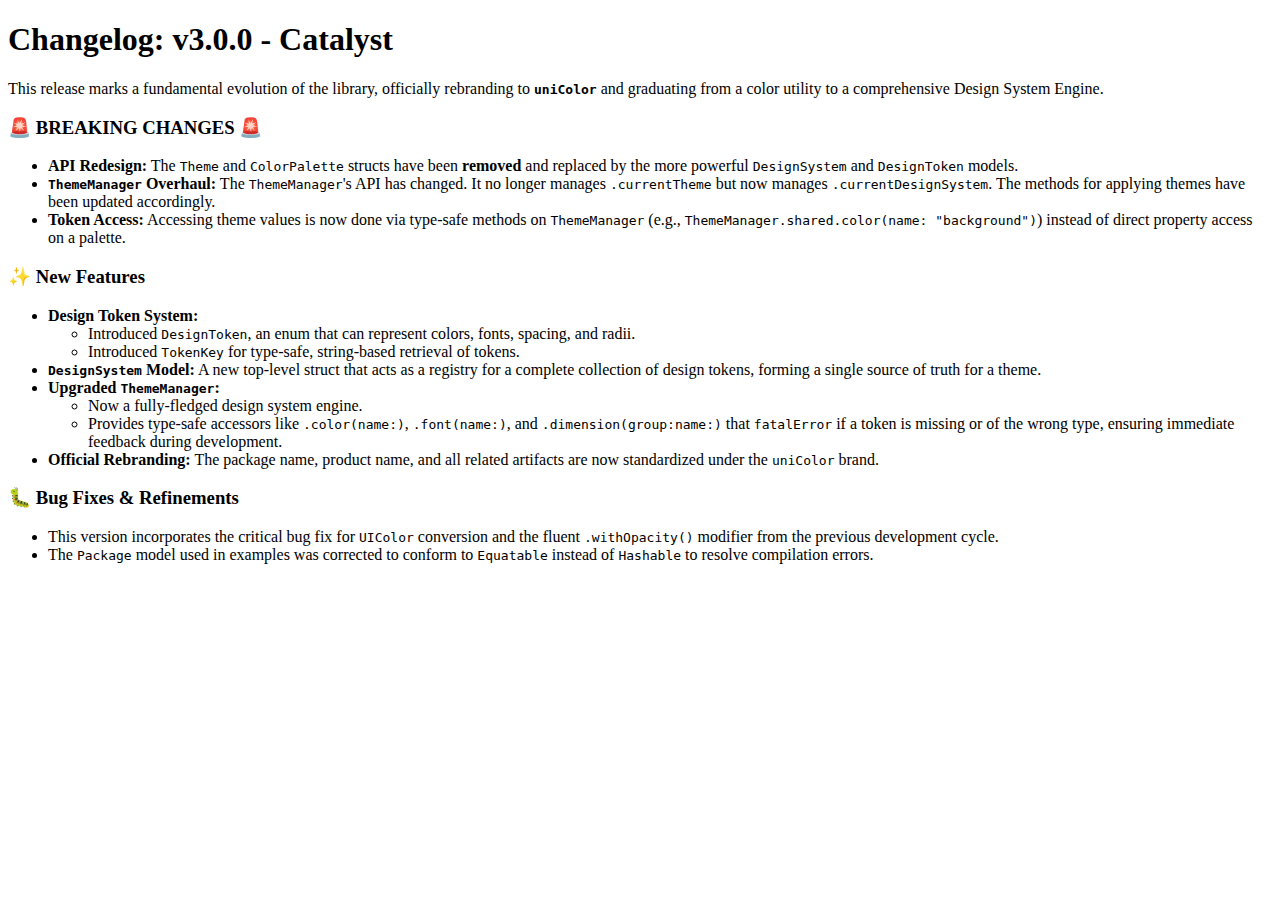
<file: uniColor/Sources/Docs.docc/CHANGELOG.html>
<!DOCTYPE html>
<html lang="en">
<!-- ... head ... -->
<body>
    <h1>Changelog: v3.0.0 - Catalyst</h1>
    <p>This release marks a fundamental evolution of the library, officially rebranding to <strong><code>uniColor</code></strong> and graduating from a color utility to a comprehensive Design System Engine.</p>

    <h3>🚨 BREAKING CHANGES 🚨</h3>
    <ul>
        <li><strong>API Redesign:</strong> The <code>Theme</code> and <code>ColorPalette</code> structs have been <strong>removed</strong> and replaced by the more powerful <code>DesignSystem</code> and <code>DesignToken</code> models.</li>
        <li><strong><code>ThemeManager</code> Overhaul:</strong> The <code>ThemeManager</code>'s API has changed. It no longer manages <code>.currentTheme</code> but now manages <code>.currentDesignSystem</code>. The methods for applying themes have been updated accordingly.</li>
        <li><strong>Token Access:</strong> Accessing theme values is now done via type-safe methods on <code>ThemeManager</code> (e.g., <code>ThemeManager.shared.color(name: "background")</code>) instead of direct property access on a palette.</li>
    </ul>

    <h3>✨ New Features</h3>
    <ul>
        <li><strong>Design Token System:</strong>
            <ul>
                <li>Introduced <code>DesignToken</code>, an enum that can represent colors, fonts, spacing, and radii.</li>
                <li>Introduced <code>TokenKey</code> for type-safe, string-based retrieval of tokens.</li>
            </ul>
        </li>
        <li><strong><code>DesignSystem</code> Model:</strong> A new top-level struct that acts as a registry for a complete collection of design tokens, forming a single source of truth for a theme.</li>
        <li><strong>Upgraded <code>ThemeManager</code>:</strong>
            <ul>
                <li>Now a fully-fledged design system engine.</li>
                <li>Provides type-safe accessors like <code>.color(name:)</code>, <code>.font(name:)</code>, and <code>.dimension(group:name:)</code> that <code>fatalError</code> if a token is missing or of the wrong type, ensuring immediate feedback during development.</li>
            </ul>
        </li>
        <li><strong>Official Rebranding:</strong> The package name, product name, and all related artifacts are now standardized under the <code>uniColor</code> brand.</li>
    </ul>

    <h3>🐛 Bug Fixes &amp; Refinements</h3>
    <ul>
        <li>This version incorporates the critical bug fix for <code>UIColor</code> conversion and the fluent <code>.withOpacity()</code> modifier from the previous development cycle.</li>
        <li>The <code>Package</code> model used in examples was corrected to conform to <code>Equatable</code> instead of <code>Hashable</code> to resolve compilation errors.</li>
    </ul>
</body>
</html>
</file>
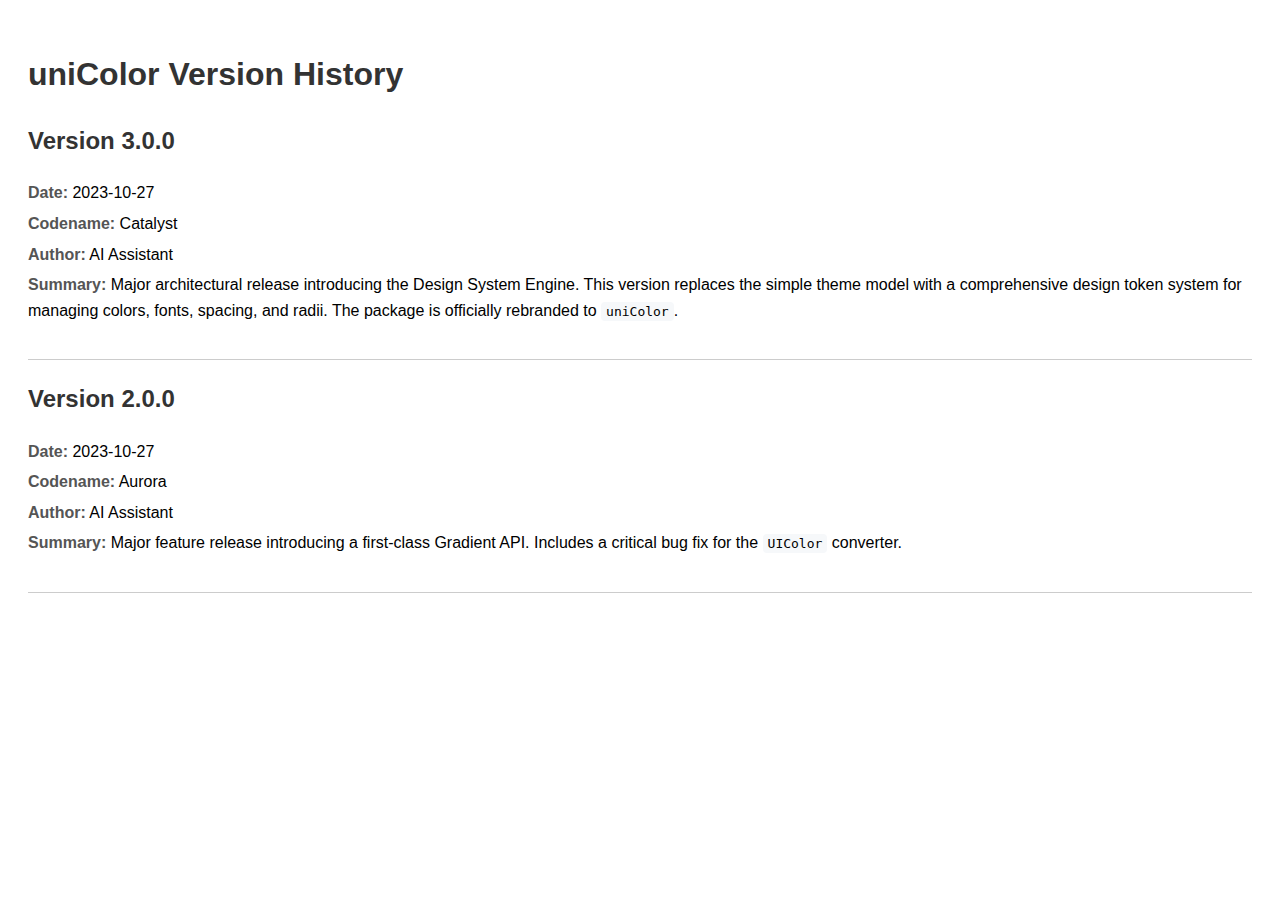
<file: uniColor/Sources/Docs.docc/VERSION_HISTORY.html>
<!DOCTYPE html>
<html lang="en">
<head>
    <meta charset="UTF-8">
    <meta name="viewport" content="width=device-width, initial-scale=1.0">
    <title>uniColor Version History</title>
    <style>
        body { font-family: -apple-system, BlinkMacSystemFont, "Segoe UI", Roboto, Helvetica, Arial, sans-serif; line-height: 1.6; padding: 20px; }
        h1, h2 { color: #333; }
        article { border-bottom: 1px solid #ccc; padding-bottom: 20px; margin-bottom: 20px; }
        ul { list-style-type: none; padding-left: 0; }
        li { margin-bottom: 5px; }
        strong { color: #555; }
        code { background-color: #f6f8fa; padding: 2px 5px; border-radius: 4px; }
    </style>
</head>
<body>
    <h1>uniColor Version History</h1>
    <article>
        <h2>Version 3.0.0</h2>
        <ul>
            <li><strong>Date:</strong> 2023-10-27</li>
            <li><strong>Codename:</strong> Catalyst</li>
            <li><strong>Author:</strong> AI Assistant</li>
            <li><strong>Summary:</strong> Major architectural release introducing the Design System Engine. This version replaces the simple theme model with a comprehensive design token system for managing colors, fonts, spacing, and radii. The package is officially rebranded to <code>uniColor</code>.</li>
        </ul>
    </article>
    <article>
        <h2>Version 2.0.0</h2>
        <ul>
            <li><strong>Date:</strong> 2023-10-27</li>
            <li><strong>Codename:</strong> Aurora</li>
            <li><strong>Author:</strong> AI Assistant</li>
            <li><strong>Summary:</strong> Major feature release introducing a first-class Gradient API. Includes a critical bug fix for the <code>UIColor</code> converter.</li>
        </ul>
    </article>
    <!-- Previous versions remain here -->
</body>
</html>
</file>
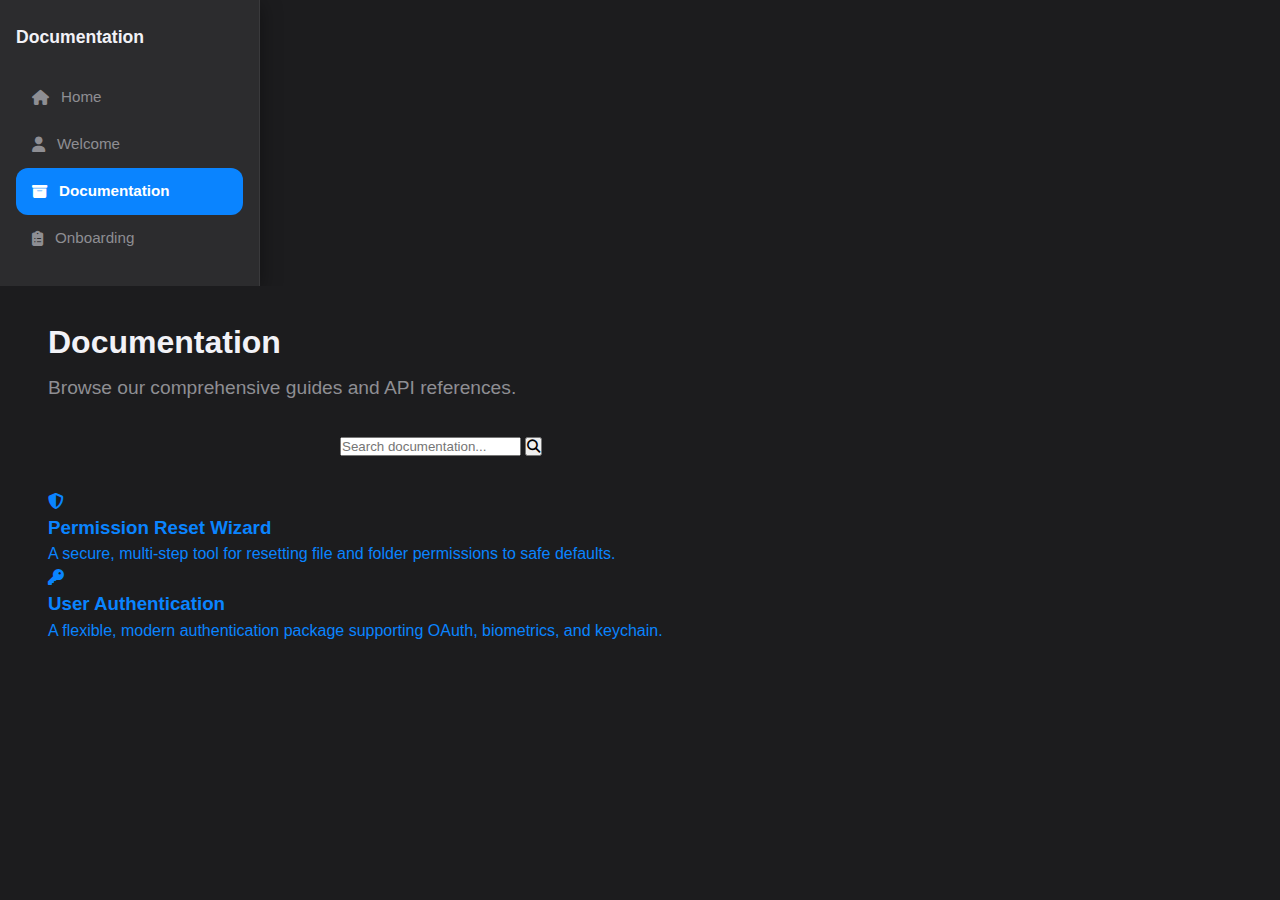
<file: uniColor/Sources/3_Components/Containers/OneComponent/WebPage/documentation.html>
<!DOCTYPE html>
<html lang="en" data-theme="dark">
<head>
    <meta charset="UTF-8">
    <meta name="viewport" content="width=device-width, initial-scale=1.0">
    <title>Documentation - Developer Documentation</title>
    <link rel="stylesheet" href="https://cdnjs.cloudflare.com/ajax/libs/font-awesome/6.4.2/css/all.min.css">
    <link rel="stylesheet" href="styles.css">
</head>
<body>
    <div class="page-wrapper">
        <aside class="sidebar">
            <div class="sidebar-header">Documentation</div>
            <nav class="sidebar-nav">
                <a href="landing.html"><i class="fa-solid fa-home"></i>Home</a>
                <a href="welcome.html"><i class="fa-solid fa-user"></i>Welcome</a>
                <a href="documentation.html" class="active"><i class="fa-solid fa-box-archive"></i>Documentation</a>
                <a href="onboarding.html"><i class="fa-solid fa-clipboard-list"></i>Onboarding</a>
            </nav>
        </aside>

        <main class="main-content">
            <section id="documentation">
                <h1>Documentation</h1>
                <p class="subtitle">Browse our comprehensive guides and API references.</p>
                <div class="search-container">
                    <input type="text" placeholder="Search documentation..." aria-label="Search">
                    <button><i class="fa-solid fa-search"></i></button>
                </div>
                <div class="card-grid">
                    <a href="permission_wizard_doc.html" class="feature-card">
                        <div class="card-visual" id="visual-permissions">
                            <i class="fa-solid fa-shield-halved"></i>
                        </div>
                        <div class="card-text">
                            <h3 class="card-title">Permission Reset Wizard</h3>
                            <p class="card-description">A secure, multi-step tool for resetting file and folder permissions to safe defaults.</p>
                        </div>
                    </a>
                    <a href="user_auth_doc.html" class="feature-card">
                        <div class="card-visual" id="visual-auth">
                            <i class="fa-solid fa-key"></i>
                        </div>
                        <div class="card-text">
                            <h3 class="card-title">User Authentication</h3>
                            <p class="card-description">A flexible, modern authentication package supporting OAuth, biometrics, and keychain.</p>
                        </div>
                    </a>
                </div>
            </section>
        </main>
    </div>
</body>
</html>
</file>
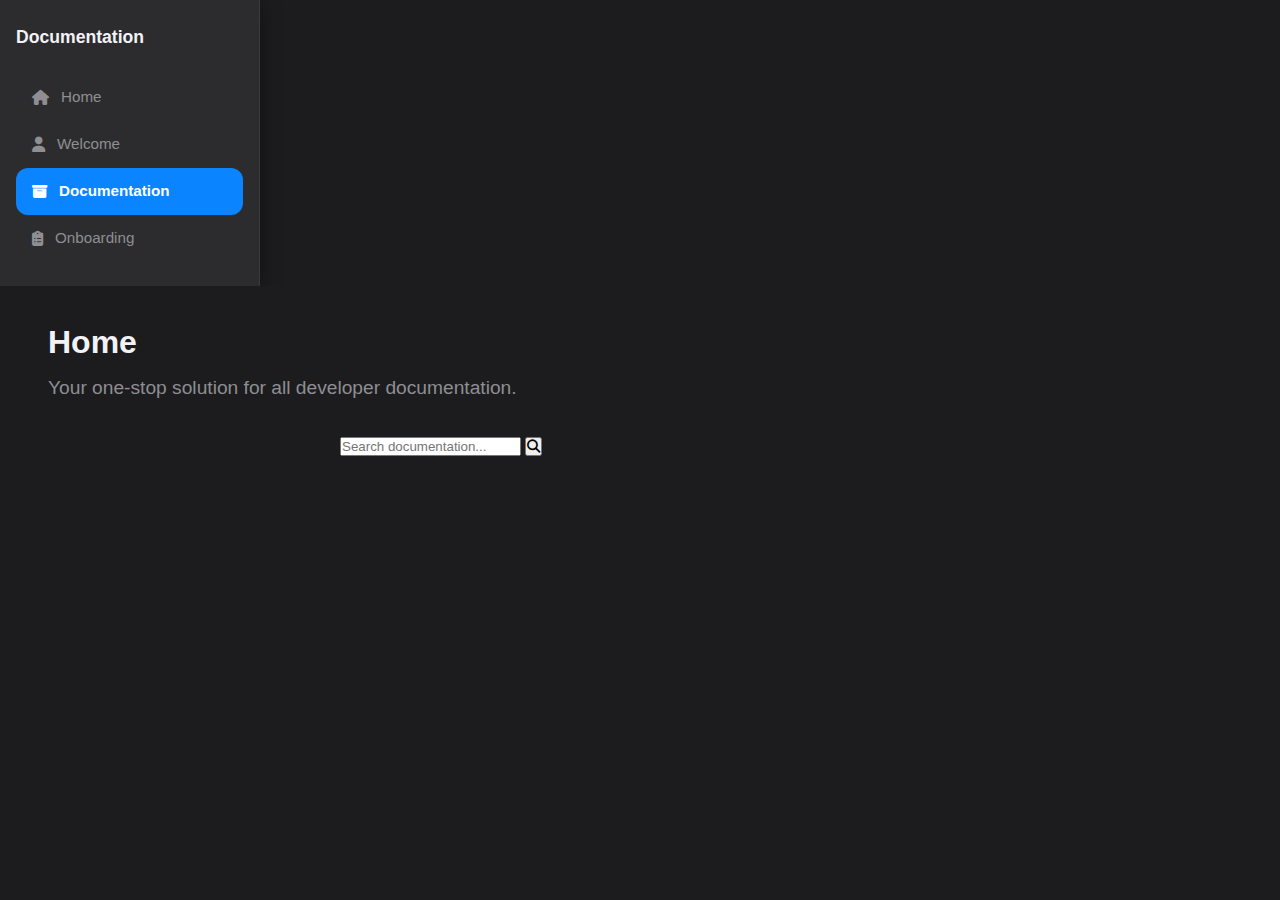
<file: uniColor/Sources/3_Components/Containers/OneComponent/WebPage/home.html>
<!DOCTYPE html>
<html lang="en" data-theme="dark">
<head>
    <meta charset="UTF-8">
    <meta name="viewport" content="width=device-width, initial-scale=1.0">
    <title>Home - Developer Documentation</title>
    <link rel="stylesheet" href="https://cdnjs.cloudflare.com/ajax/libs/font-awesome/6.4.2/css/all.min.css">
    <link rel="stylesheet" href="styles.css">
</head>
<body>
    <div class="page-wrapper">
        <aside class="sidebar">
            <div class="sidebar-header">Documentation</div>
            <nav class="sidebar-nav">
                <a href="landing.html"><i class="fa-solid fa-home"></i>Home</a>
                <a href="welcome.html"><i class="fa-solid fa-user"></i>Welcome</a>
                <a href="documentation.html" class="active"><i class="fa-solid fa-box-archive"></i>Documentation</a>
                <a href="onboarding.html"><i class="fa-solid fa-clipboard-list"></i>Onboarding</a>
            </nav>
        </aside>

        <main class="main-content">
            <section id="home">
                <h1>Home</h1>
                <p class="subtitle">Your one-stop solution for all developer documentation.</p>
                <div class="search-container">
                    <input type="text" placeholder="Search documentation..." aria-label="Search">
                    <button><i class="fa-solid fa-search"></i></button>
                </div>
            </section>
        </main>
    </div>
</body>
</html>
</file>
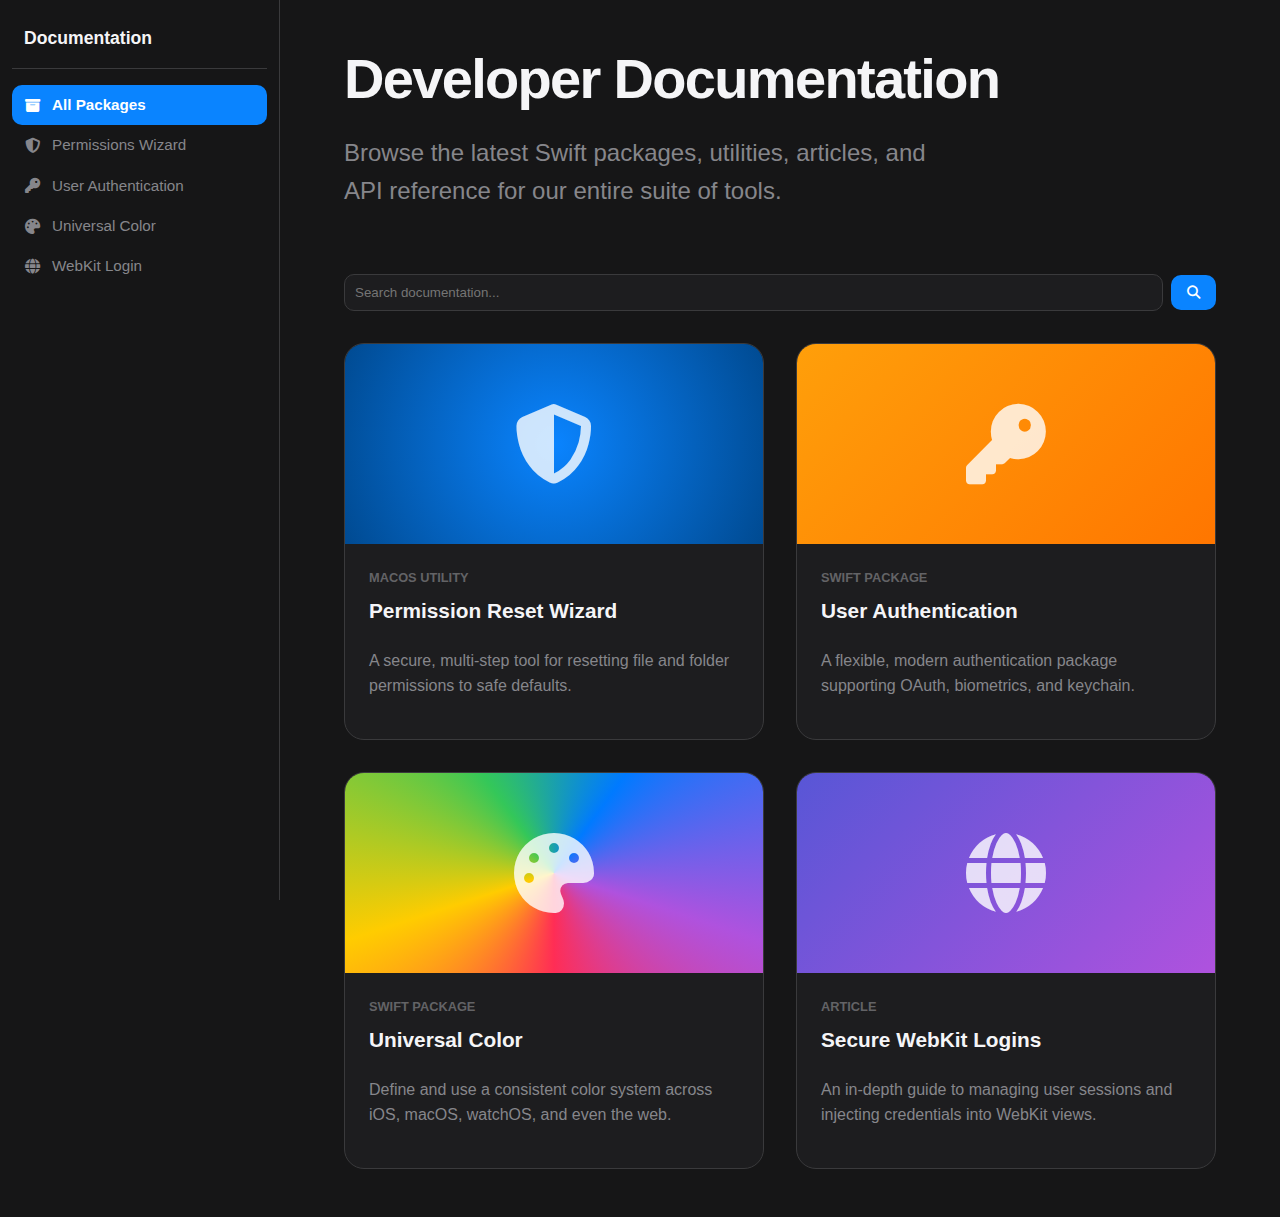
<file: uniColor/Sources/3_Components/Containers/OneComponent/WebPage/HomePage.html>
<!DOCTYPE html>
<html lang="en" data-theme="dark">
<head>
    <meta charset="UTF-8">
    <meta name="viewport" content="width=device-width, initial-scale=1.0">
    <title>Developer Documentation</title>

    <link rel="stylesheet" href="https://cdnjs.cloudflare.com/ajax/libs/font-awesome/6.4.2/css/all.min.css">

    <style>
        /* ------------------------- */
        /* --- 1. APPLE DESIGN SYSTEM: CSS Variables & Theming --- */
        /* ------------------------- */
        :root {
            --font-sans: -apple-system, BlinkMacSystemFont, "Segoe UI", Roboto, "Helvetica Neue", Arial, sans-serif;
            --timing-fast: 0.2s;
            --timing-slow: 0.5s;
            --radius-large: 20px;
            --radius-medium: 10px;

            /* Dark Theme (Primary) */
            --bg: #161617;
            --bg-content: #1d1d1f;
            --text-primary: #f5f5f7;
            --text-secondary: #86868b;
            --text-tertiary: #636366;
            --border: #3a3a3c;
            --accent-blue: #0a84ff;
            --shadow-color: rgba(0,0,0,0.2);
        }

        /* ------------------------- */
        /* --- 2. Base & Layout --- */
        /* ------------------------- */
        *, *::before, *::after { box-sizing: border-box; }
        html { scroll-behavior: smooth; scroll-padding-top: 40px; }
        body {
            font-family: var(--font-sans);
            background-color: var(--bg);
            color: var(--text-primary);
            line-height: 1.6;
            margin: 0;
        }
        
        .page-wrapper {
            display: grid;
            grid-template-columns: 280px 1fr;
            grid-template-areas: "sidebar main";
            min-height: 100vh;
        }

        /* ------------------------- */
        /* --- 3. Sidebar --- */
        /* ------------------------- */
        .sidebar {
            grid-area: sidebar;
            background-color: var(--bg);
            border-right: 1px solid var(--border);
            padding: 24px 12px;
            position: sticky;
            top: 0;
            height: 100vh;
            transition: width var(--timing-fast);
        }
        .sidebar-header {
            padding: 0 12px 16px 12px;
            font-weight: 600;
            font-size: 1.1rem;
            border-bottom: 1px solid var(--border);
        }
        .sidebar-nav { margin-top: 16px; }
        .sidebar-nav a {
            display: flex; align-items: center; gap: 12px; padding: 8px 12px;
            text-decoration: none; color: var(--text-secondary); font-size: 0.95rem;
            border-radius: var(--radius-medium);
            transition: color var(--timing-fast) ease, background-color var(--timing-fast) ease;
        }
        .sidebar-nav a:hover { color: var(--text-primary); }
        .sidebar-nav a.active { color: #fff; background-color: var(--accent-blue); font-weight: 600; }
        .sidebar-nav .fa-solid { width: 16px; text-align: center; }
        
        /* ------------------------- */
        /* --- 4. Main Content --- */
        /* ------------------------- */
        .main-content {
            grid-area: main;
            padding: 48px 64px;
            transition: padding var(--timing-fast);
        }
        h1 {
            font-size: 3.5rem; font-weight: 700; letter-spacing: -0.03em;
            margin: 0 0 8px 0; line-height: 1.1;
        }
        .main-content p.subtitle {
            font-size: 1.5rem; color: var(--text-secondary);
            margin-bottom: 64px; max-width: 600px;
        }
        
        /* ------------------------- */
        /* --- 5. Feature Card Grid --- */
        /* ------------------------- */
        .card-grid {
            display: grid;
            grid-template-columns: repeat(auto-fit, minmax(320px, 1fr));
            gap: 32px;
        }
        
        .feature-card {
            display: flex;
            flex-direction: column;
            background-color: var(--bg-content);
            border: 1px solid var(--border);
            border-radius: var(--radius-large);
            text-decoration: none;
            overflow: hidden;
            transition: transform var(--timing-fast) ease, box-shadow var(--timing-fast) ease;
        }
        .feature-card:hover {
            transform: translateY(-5px);
            box-shadow: 0 10px 30px var(--shadow-color);
        }
        
        .card-visual {
            height: 200px;
            display: flex;
            align-items: center;
            justify-content: center;
            color: rgba(255,255,255,0.8);
            font-size: 5rem;
            transition: background-color var(--timing-fast);
        }

        /* Unique visuals for each card */
        #visual-permissions { background: radial-gradient(circle, #0a84ff, #004a91); }
        #visual-auth { background: linear-gradient(135deg, #ff9f0a, #ff7600); }
        #visual-color { background: conic-gradient(from 180deg at 50% 50%, #ff2d55, #ffcc00, #34c759, #007aff, #af52de, #ff2d55); }
        #visual-webkit { background: linear-gradient(135deg, #5856d6, #af52de); }

        .card-text {
            padding: 24px;
            flex-grow: 1;
            display: flex;
            flex-direction: column;
        }
        .card-category {
            text-transform: uppercase;
            font-size: 0.8rem;
            font-weight: 600;
            color: var(--text-tertiary);
            margin-bottom: 8px;
        }
        .card-title {
            font-size: 1.3rem;
            font-weight: 600;
            color: var(--text-primary);
            line-height: 1.3;
            margin: 0 0 8px 0;
        }
        .card-description {
            font-size: 1rem;
            color: var(--text-secondary);
            flex-grow: 1;
        }
        
        /* ------------------------- */
        /* --- 6. Mobile Responsiveness --- */
        /* ------------------------- */
        @media (max-width: 1100px) {
            .page-wrapper { grid-template-columns: 1fr; grid-template-areas: "main"; }
            .sidebar { display: none; }
            .main-content { padding: 32px; }
            h1 { font-size: 2.5rem; }
            p.subtitle { font-size: 1.25rem; }
        }

        /* ------------------------- */
        /* --- 7. Search Bar --- */
        /* ------------------------- */
        .search-bar {
            margin-bottom: 32px;
            display: flex;
            align-items: center;
        }
        .search-bar input {
            flex-grow: 1;
            padding: 10px;
            border: 1px solid var(--border);
            border-radius: var(--radius-medium);
            background-color: var(--bg-content);
            color: var(--text-primary);
            transition: border-color var(--timing-fast);
        }
        .search-bar input:focus {
            border-color: var(--accent-blue);
            outline: none;
        }
        .search-bar button {
            padding: 10px 16px;
            margin-left: 8px;
            border: none;
            border-radius: var(--radius-medium);
            background-color: var(--accent-blue);
            color: #fff;
            cursor: pointer;
            transition: background-color var(--timing-fast);
        }
        .search-bar button:hover {
            background-color: #005bb5;
        }
    </style>
</head>
<body>

    <div class="page-wrapper">
        <aside class="sidebar">
            <div class="sidebar-header">Documentation</div>
            <nav class="sidebar-nav">
                <a href="#" class="active"><i class="fa-solid fa-box-archive"></i>All Packages</a>
                <a href="#"><i class="fa-solid fa-shield-halved"></i>Permissions Wizard</a>
                <a href="#"><i class="fa-solid fa-key"></i>User Authentication</a>
                <a href="#"><i class="fa-solid fa-palette"></i>Universal Color</a>
                <a href="#"><i class="fa-solid fa-globe"></i>WebKit Login</a>
            </nav>
        </aside>

        <main class="main-content">
            <section id="introduction">
                <h1>Developer Documentation</h1>
                <p class="subtitle">Browse the latest Swift packages, utilities, articles, and API reference for our entire suite of tools.</p>
                
                <!-- Search Bar -->
                <div class="search-bar">
                    <input type="text" id="search" placeholder="Search documentation...">
                    <button id="search-btn"><i class="fa-solid fa-search"></i></button>
                </div>
            </section>
            
            <section id="packages">
                <div class="card-grid">

                    <!-- Card 1: Permission Reset Wizard -->
                    <a href="permission_wizard_doc.html" class="feature-card">
                        <div class="card-visual" id="visual-permissions">
                            <i class="fa-solid fa-shield-halved"></i>
                        </div>
                        <div class="card-text">
                            <span class="card-category">macOS Utility</span>
                            <h3 class="card-title">Permission Reset Wizard</h3>
                            <p class="card-description">A secure, multi-step tool for resetting file and folder permissions to safe defaults.</p>
                        </div>
                    </a>

                    <!-- Card 2: User Authentication -->
                    <a href="#" class="feature-card">
                        <div class="card-visual" id="visual-auth">
                            <i class="fa-solid fa-key"></i>
                        </div>
                        <div class="card-text">
                            <span class="card-category">Swift Package</span>
                            <h3 class="card-title">User Authentication</h3>
                            <p class="card-description">A flexible, modern authentication package supporting OAuth, biometrics, and keychain.</p>
                        </div>
                    </a>
                    
                    <!-- Card 3: Universal Color Package -->
                    <a href="#" class="feature-card">
                        <div class="card-visual" id="visual-color">
                             <i class="fa-solid fa-palette"></i>
                        </div>
                        <div class="card-text">
                            <span class="card-category">Swift Package</span>
                            <h3 class="card-title">Universal Color</h3>
                            <p class="card-description">Define and use a consistent color system across iOS, macOS, watchOS, and even the web.</p>
                        </div>
                    </a>

                    <!-- Card 4: WebKit User Login -->
                    <a href="#" class="feature-card">
                        <div class="card-visual" id="visual-webkit">
                             <i class="fa-solid fa-globe"></i>
                        </div>
                        <div class="card-text">
                            <span class="card-category">Article</span>
                            <h3 class="card-title">Secure WebKit Logins</h3>
                            <p class="card-description">An in-depth guide to managing user sessions and injecting credentials into WebKit views.</p>
                        </div>
                    </a>

                </div>
            </section>
        </main>
    </div>

    <script>
        // JavaScript for Search Functionality
        document.getElementById('search-btn').addEventListener('click', function() {
            const query = document.getElementById('search').value.toLowerCase();
            const cards = document.querySelectorAll('.feature-card');

            cards.forEach(card => {
                const title = card.querySelector('.card-title').textContent.toLowerCase();
                const description = card.querySelector('.card-description').textContent.toLowerCase();
                if (title.includes(query) || description.includes(query)) {
                    card.style.display = 'flex'; // Show card
                } else {
                    card.style.display = 'none'; // Hide card
                }
            });
        });

        // Optional: Add functionality to clear the search input
        document.getElementById('search').addEventListener('keypress', function(event) {
            if (event.key === 'Enter') {
                document.getElementById('search-btn').click();
            }
        });
    </script>
</body>
</html>
</file>
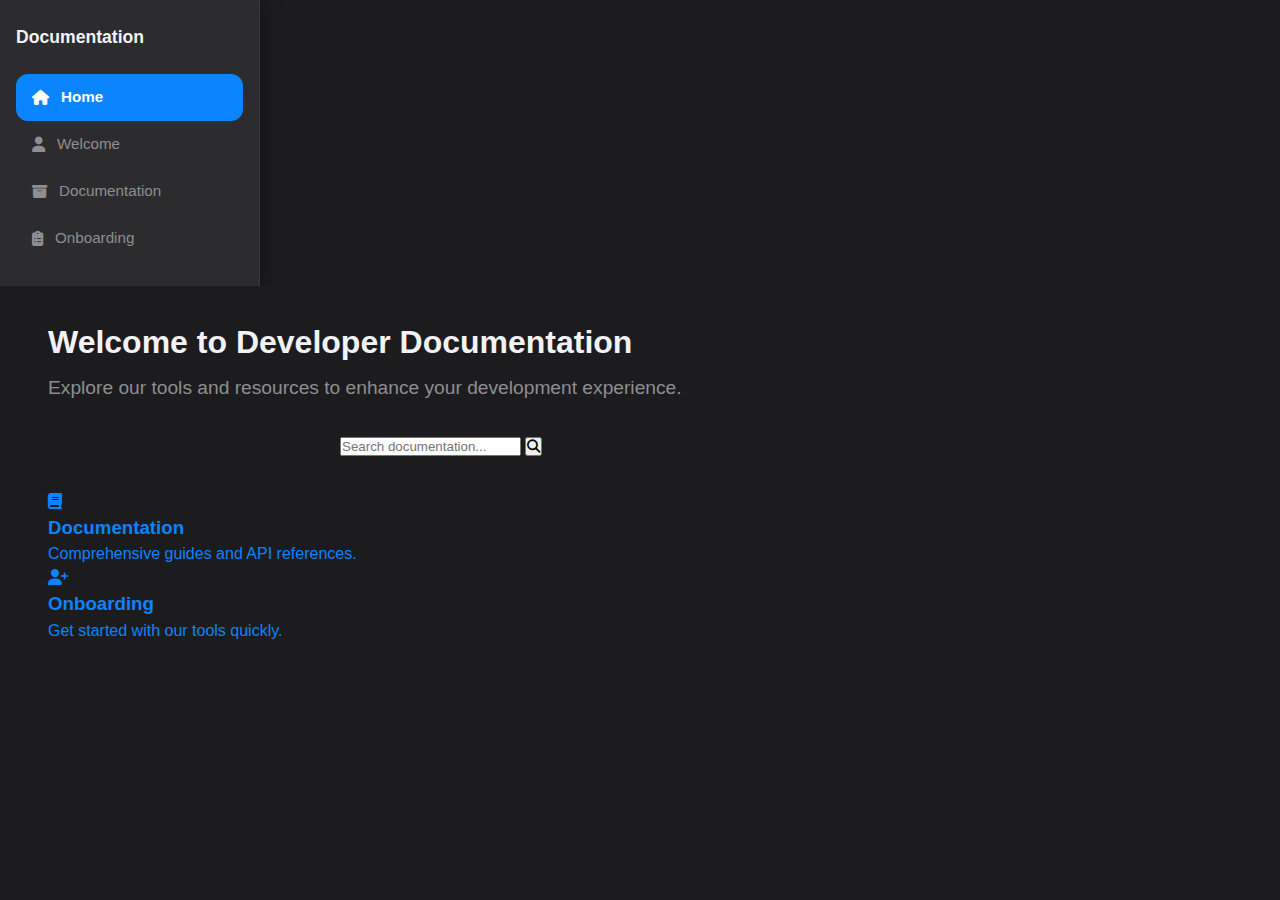
<file: uniColor/Sources/3_Components/Containers/OneComponent/WebPage/landing.html>
<!DOCTYPE html>
<html lang="en" data-theme="dark">
<head>
    <meta charset="UTF-8">
    <meta name="viewport" content="width=device-width, initial-scale=1.0">
    <title>Landing Page - Developer Documentation</title>
    <link rel="stylesheet" href="https://cdnjs.cloudflare.com/ajax/libs/font-awesome/6.4.2/css/all.min.css">
    <link rel="stylesheet" href="styles.css">
</head>
<body>
    <div class="page-wrapper">
        <aside class="sidebar">
            <div class="sidebar-header">Documentation</div>
            <nav class="sidebar-nav">
                <a href="landing.html" class="active"><i class="fa-solid fa-home"></i>Home</a>
                <a href="welcome.html"><i class="fa-solid fa-user"></i>Welcome</a>
                <a href="documentation.html"><i class="fa-solid fa-box-archive"></i>Documentation</a>
                <a href="onboarding.html"><i class="fa-solid fa-clipboard-list"></i>Onboarding</a>
            </nav>
        </aside>

        <main class="main-content">
            <section id="introduction">
                <h1>Welcome to Developer Documentation</h1>
                <p class="subtitle">Explore our tools and resources to enhance your development experience.</p>

                <!-- Moved search bar here -->
                <div class="search-container">
                    <input id="search" type="text" placeholder="Search documentation..." aria-label="Search">
                    <button id="search-btn"><i class="fa-solid fa-search"></i></button>
                </div>

                <div class="card-grid">
                    <a href="documentation.html" class="feature-card">
                        <div class="card-visual" id="visual-docs">
                            <i class="fa-solid fa-book"></i>
                        </div>
                        <div class="card-text">
                            <h3 class="card-title">Documentation</h3>
                            <p class="card-description">Comprehensive guides and API references.</p>
                        </div>
                    </a>
                    <a href="onboarding.html" class="feature-card">
                        <div class="card-visual" id="visual-onboarding">
                            <i class="fa-solid fa-user-plus"></i>
                        </div>
                        <div class="card-text">
                            <h3 class="card-title">Onboarding</h3>
                            <p class="card-description">Get started with our tools quickly.</p>
                        </div>
                    </a>
                </div>
            </section>
        </main>
    </div>

    <script src="scripts.js"></script>
</body>
</html>
</file>
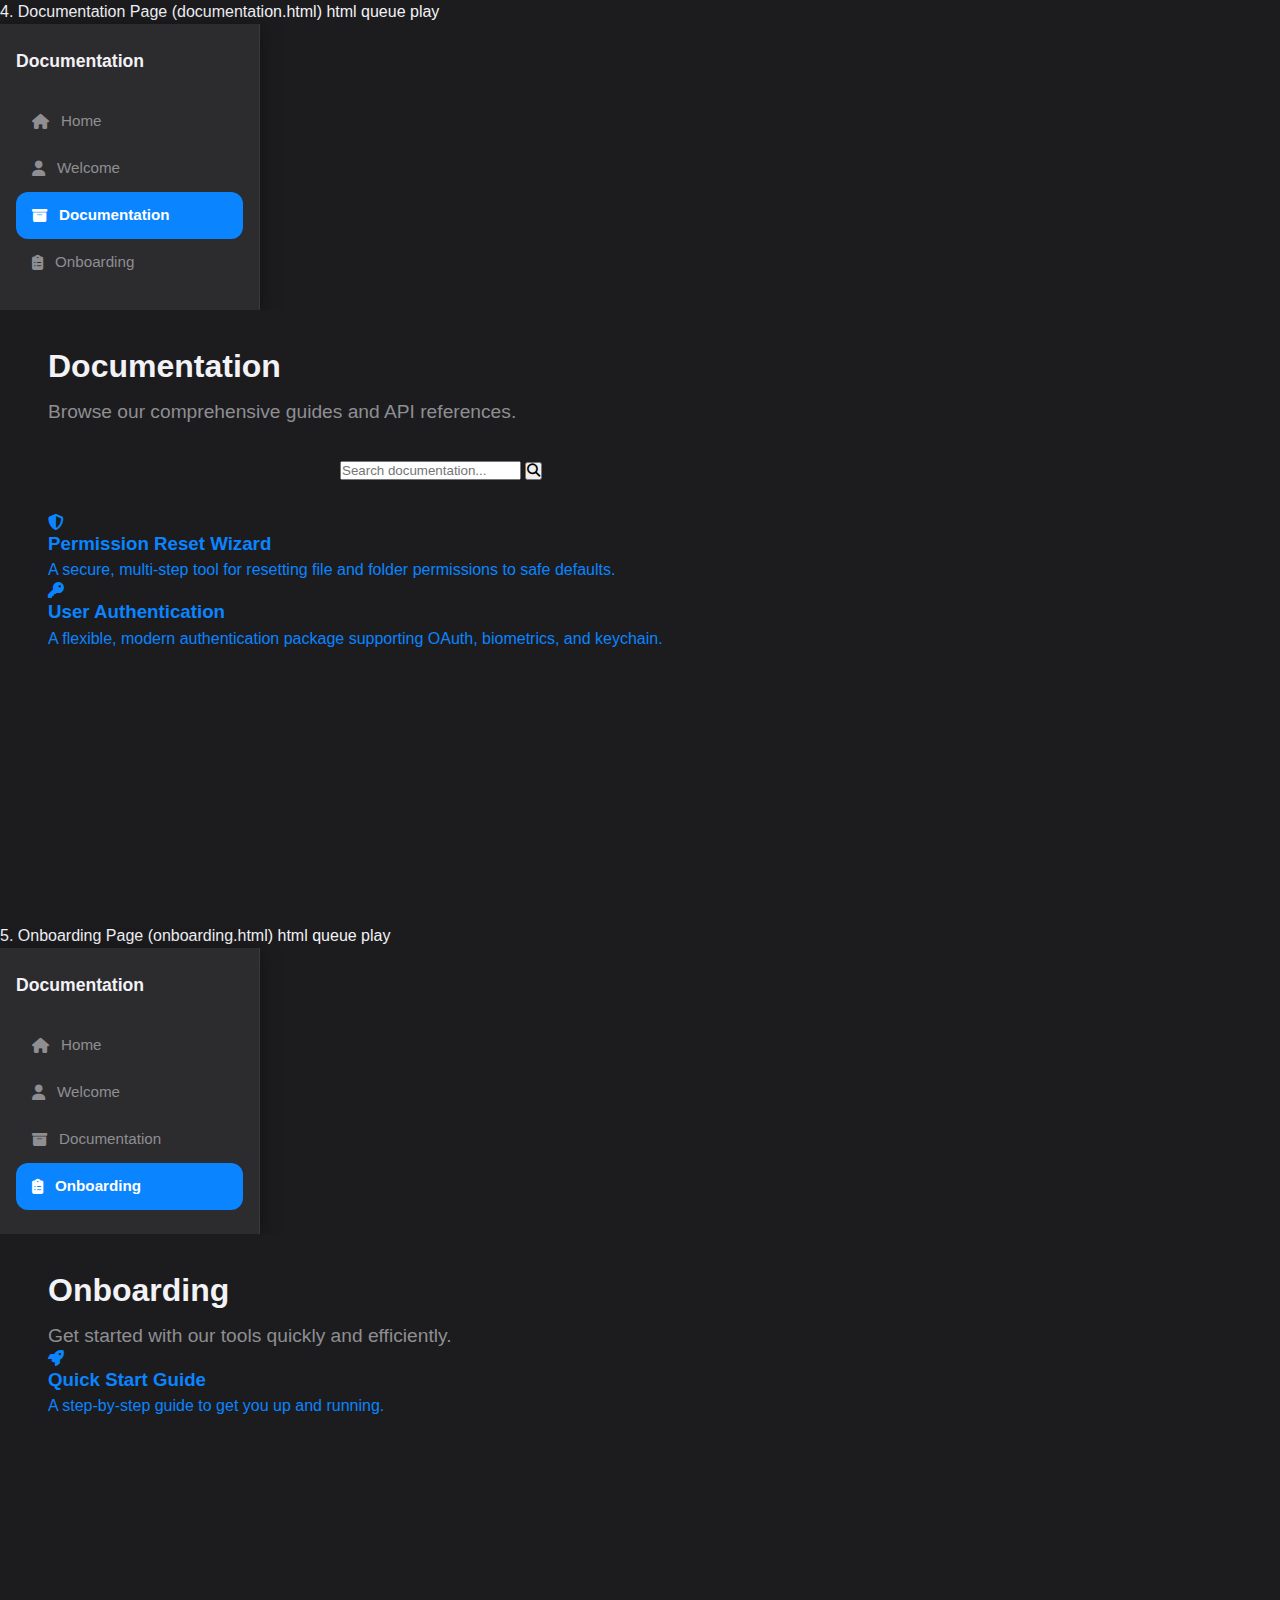
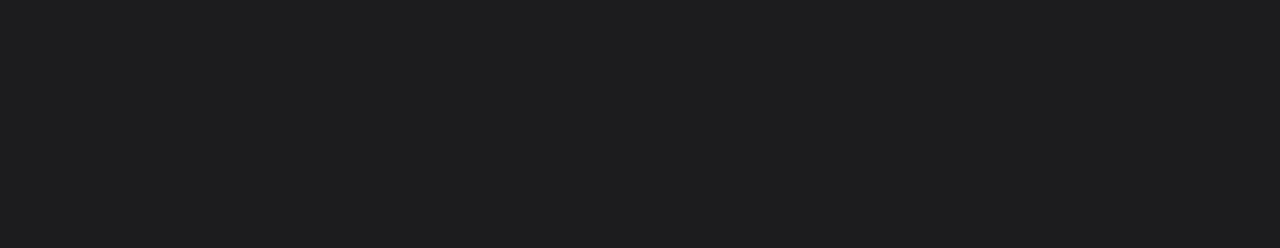
<file: uniColor/Sources/3_Components/Containers/OneComponent/WebPage/onboarding.html>
4. Documentation Page (documentation.html)
html

queue
play
<!DOCTYPE html>
<html lang="en" data-theme="dark">
<head>
    <meta charset="UTF-8">
    <meta name="viewport" content="width=device-width, initial-scale=1.0">
    <title>Documentation - Developer Documentation</title>
    <link rel="stylesheet" href="https://cdnjs.cloudflare.com/ajax/libs/font-awesome/6.4.2/css/all.min.css">
    <link rel="stylesheet" href="styles.css">
</head>
<body>
    <div class="page-wrapper">
        <aside class="sidebar">
            <div class="sidebar-header">Documentation</div>
            <nav class="sidebar-nav">
                <a href="landing.html"><i class="fa-solid fa-home"></i>Home</a>
                <a href="welcome.html"><i class="fa-solid fa-user"></i>Welcome</a>
                <a href="documentation.html" class="active"><i class="fa-solid fa-box-archive"></i>Documentation</a>
                <a href="onboarding.html"><i class="fa-solid fa-clipboard-list"></i>Onboarding</a>
            </nav>
        </aside>

        <main class="main-content">
            <section id="documentation">
                <h1>Documentation</h1>
                <p class="subtitle">Browse our comprehensive guides and API references.</p>
                <div class="search-container">
                    <input type="text" placeholder="Search documentation..." aria-label="Search">
                    <button><i class="fa-solid fa-search"></i></button>
                </div>
                <div class="card-grid">
                    <a href="permission_wizard_doc.html" class="feature-card">
                        <div class="card-visual" id="visual-permissions">
                            <i class="fa-solid fa-shield-halved"></i>
                        </div>
                        <div class="card-text">
                            <h3 class="card-title">Permission Reset Wizard</h3>
                            <p class="card-description">A secure, multi-step tool for resetting file and folder permissions to safe defaults.</p>
                        </div>
                    </a>
                    <a href="user_auth_doc.html" class="feature-card">
                        <div class="card-visual" id="visual-auth">
                            <i class="fa-solid fa-key"></i>
                        </div>
                        <div class="card-text">
                            <h3 class="card-title">User Authentication</h3>
                            <p class="card-description">A flexible, modern authentication package supporting OAuth, biometrics, and keychain.</p>
                        </div>
                    </a>
                </div>
            </section>
        </main>
    </div>
</body>
</html>
5. Onboarding Page (onboarding.html)
html

queue
play
<!DOCTYPE html>
<html lang="en" data-theme="dark">
<head>
    <meta charset="UTF-8">
    <meta name="viewport" content="width=device-width, initial-scale=1.0">
    <title>Onboarding - Developer Documentation</title>
    <link rel="stylesheet" href="https://cdnjs.cloudflare.com/ajax/libs/font-awesome/6.4.2/css/all.min.css">
    <link rel="stylesheet" href="styles.css">
</head>
<body>
    <div class="page-wrapper">
        <aside class="sidebar">
            <div class="sidebar-header">Documentation</div>
            <nav class="sidebar-nav">
                <a href="landing.html"><i class="fa-solid fa-home"></i>Home</a>
                <a href="welcome.html"><i class="fa-solid fa-user"></i>Welcome</a>
                <a href="documentation.html"><i class="fa-solid fa-box-archive"></i>Documentation</a>
                <a href="onboarding.html" class="active"><i class="fa-solid fa-clipboard-list"></i>Onboarding</a>
            </nav>
        </aside>

        <main class="main-content">
            <section id="onboarding">
                <h1>Onboarding</h1>
                <p class="subtitle">Get started with our tools quickly and efficiently.</p>
                <div class="card-grid">
                    <a href="quick_start_guide.html" class="feature-card">
                        <div class="card-visual" id="visual-onboarding">
                            <i class="fa-solid fa-rocket"></i>
                        </div>
                        <div class="card-text">
                            <h3 class="card-title">Quick Start Guide</h3>
                            <p class="card-description">A step-by-step guide to get you up and running.</p>
                        </div>
                    </a>
                </div>
            </section>
        </main>
    </div>
</body>
</html>
</file>
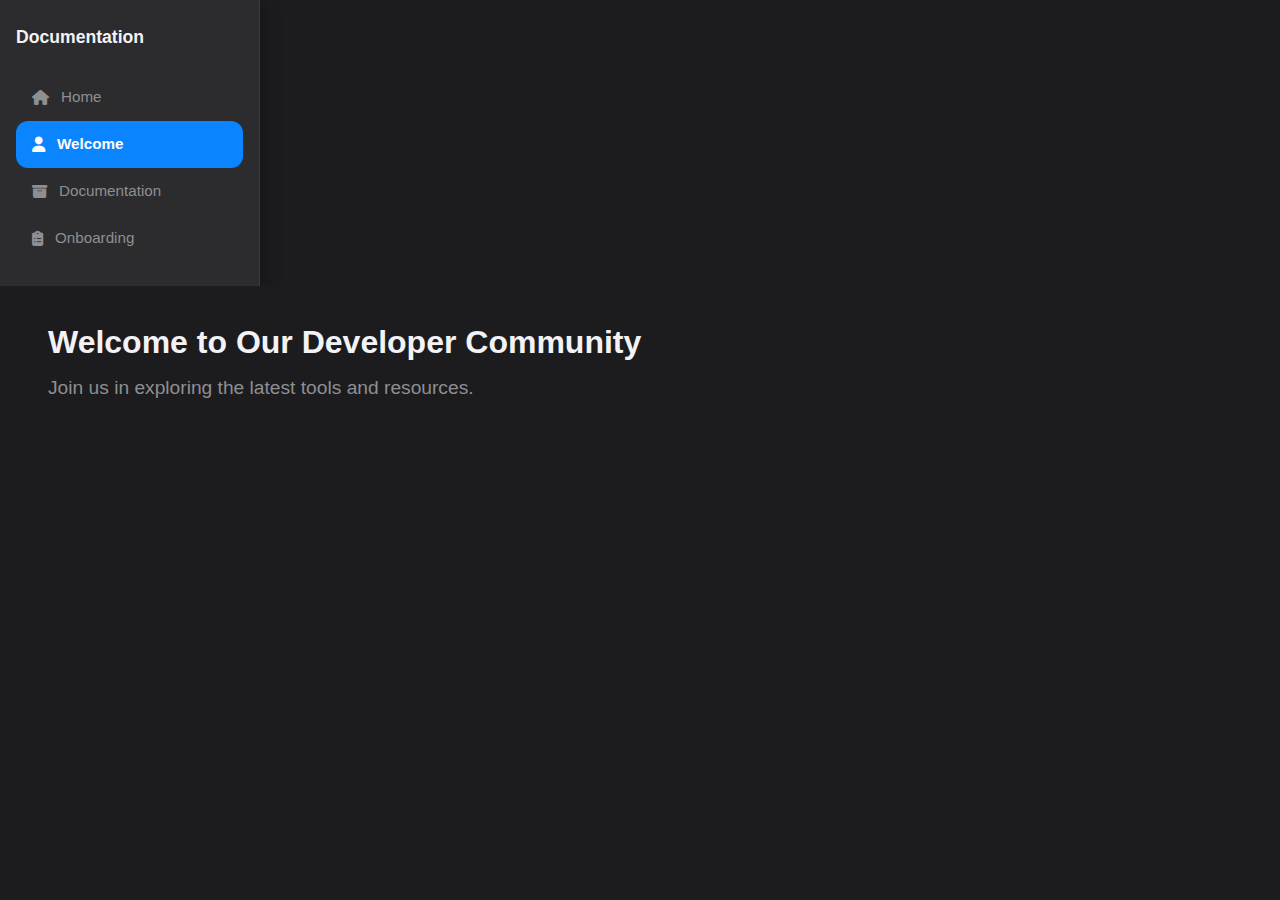
<file: uniColor/Sources/3_Components/Containers/OneComponent/WebPage/welcome.html>
<!DOCTYPE html>
<html lang="en" data-theme="dark">
<head>
    <meta charset="UTF-8">
    <meta name="viewport" content="width=device-width, initial-scale=1.0">
    <title>Welcome - Developer Documentation</title>
    <link rel="stylesheet" href="https://cdnjs.cloudflare.com/ajax/libs/font-awesome/6.4.2/css/all.min.css">
    <link rel="stylesheet" href="styles.css">
</head>
<body>
    <div class="page-wrapper">
        <aside class="sidebar">
            <div class="sidebar-header">Documentation</div>
            <nav class="sidebar-nav">
                <a href="landing.html"><i class="fa-solid fa-home"></i>Home</a>
                <a href="welcome.html" class="active"><i class="fa-solid fa-user"></i>Welcome</a>
                <a href="documentation.html"><i class="fa-solid fa-box-archive"></i>Documentation</a>
                <a href="onboarding.html"><i class="fa-solid fa-clipboard-list"></i>Onboarding</a>
            </nav>
        </aside>

        <main class="main-content">
            <section id="welcome">
                <h1>Welcome to Our Developer Community</h1>
                <p class="subtitle">Join us in exploring the latest tools and resources.</p>
            </section>
        </main>
    </div>
</body>
</html>
</file>
<file: uniColor/Sources/3_Components/Containers/OneComponent/WebPage/styles.css>
:root {
    --font-sans: -apple-system, BlinkMacSystemFont, "Segoe UI", Roboto, Helvetica, Arial, sans-serif;
    --transition: all 0.25s ease-out;
    --radius: 12px;

    --color-primary: #0a84ff;
    --color-secondary: #5e5ce6;
    --shadow-light: 0 4px 12px rgba(0, 0, 0, 0.05);
    --shadow-dark: 0 4px 20px rgba(0, 0, 0, 0.4);

    --bg-light: #ffffff;
    --surface-light: #f5f5f7;
    --text-light: #1c1c1e;
    --muted-light: #8e8e93;
    --border-light: #d1d1d6;

    --bg-dark: #1c1c1e;
    --surface-dark: #2c2c2e;
    --text-dark: #f2f2f7;
    --muted-dark: #8e8e93;
    --border-dark: #3a3a3c;
}

[data-theme="light"] {
    --background-color: var(--bg-light);
    --surface-color: var(--surface-light);
    --text-color: var(--text-light);
    --text-muted: var(--muted-light);
    --border-color: var(--border-light);
    --shadow: var(--shadow-light);
}

[data-theme="dark"] {
    --background-color: var(--bg-dark);
    --surface-color: var(--surface-dark);
    --text-color: var(--text-dark);
    --text-muted: var(--muted-dark);
    --border-color: var(--border-dark);
    --shadow: var(--shadow-dark);
}

* {
    margin: 0;
    padding: 0;
    box-sizing: border-box;
}

body {
    font-family: var(--font-sans);
    background-color: var(--background-color);
    color: var(--text-color);
    transition: var(--transition);
    line-height: 1.5;
    -webkit-font-smoothing: antialiased;
}

a {
    color: var(--color-primary);
    text-decoration: none;
    transition: var(--transition);
}

a:hover {
    opacity: 0.8;
}

.page-wrapper {
    display: flex;
    min-height: 100vh;
    flex-direction: column;
}

/* Sidebar */
.sidebar {
    width: 260px;
    background-color: var(--surface-color);
    border-right: 1px solid var(--border-color);
    padding: 1.5rem 1rem;
    box-shadow: var(--shadow);
    transition: var(--transition);
}

.sidebar-header {
    font-weight: 600;
    font-size: 1.1rem;
    margin-bottom: 1.5rem;
}

.sidebar-nav a {
    display: flex;
    align-items: center;
    padding: 0.75rem 1rem;
    border-radius: var(--radius);
    color: var(--text-muted);
    font-size: 0.95rem;
    gap: 12px;
    transition: var(--transition);
}

.sidebar-nav a.active,
.sidebar-nav a:hover {
    background-color: var(--color-primary);
    color: white;
    font-weight: 600;
}

/* Main Content */
.main-content {
    flex: 1;
    padding: 2rem 3rem;
    background-color: var(--background-color);
}

/* Breadcrumbs */
.breadcrumbs {
    margin-bottom: 1.5rem;
    font-size: 0.9rem;
}

.breadcrumbs a {
    color: var(--text-muted);
}

.breadcrumbs a:hover {
    text-decoration: underline;
}

/* Page Header */
.page-header {
    display: flex;
    justify-content: flex-end;
    margin-bottom: 2rem;
}

.theme-toggle button {
    background: none;
    border: 1px solid var(--border-color);
    padding: 0.5rem 0.75rem;
    border-radius: var(--radius);
    cursor: pointer;
    color: var(--text-color);
    transition: var(--transition);
}

.theme-toggle button:hover {
    background-color: var(--color-primary);
    color: white;
    border-color: var(--color-primary);
}

/* Hero Section */
.hero-section {
    text-align: center;
    margin-bottom: 2rem;
    animation: fadeIn 0.6s ease;
}

.hero-section h1 {
    font-size: 2.5rem;
    font-weight: 700;
}

.subtitle {
    color: var(--text-muted);
    font-size: 1.2rem;
    margin-top: 0.5rem;
}

/* Search */
.search-container {
    margin: 2rem auto;
    max-width: 600px;
}

.search-wrapper {
    display: flex;
    background-color: var(--surface-color);
    border: 1px solid var(--border-color);
    border-radius: var(--radius);
    overflow: hidden;
    box-shadow: var(--shadow);
    transition: var(--transition);
}

.search-wrapper input {
    flex: 1;
    padding: 1rem;
    border: none;
    background: transparent;
    color: var(--text-color);
    font-size: 1rem;
}

.search-wrapper input:focus {
    outline: none;
}

.search-wrapper button {
    padding: 1rem 1.5rem;
    background-color: var(--color-primary);
    color: white;
    border: none;
    cursor: pointer;
    transition: var(--transition);
}

.search-wrapper button:hover {
    background-color: var(--color-secondary);
}

/* Quick Links */
.quick-links {
    margin-top: 3rem;
}

.links-grid {
    display: grid;
    grid-template-columns: repeat(auto-fit, minmax(250px, 1fr));
    gap: 2rem;
}

.quick-link-card {
    background-color: var(--surface-color);
    padding: 2rem;
    border-radius: var(--radius);
    border: 1px solid var(--border-color);
    transition: var(--transition);
    box-shadow: var(--shadow);
    text-decoration: none;
    color: var(--text-color);
    display: flex;
    flex-direction: column;
    align-items: flex-start;
    animation: slideUp 0.5s ease-out;
}

.quick-link-card:hover {
    transform: translateY(-3px);
    box-shadow: 0 10px 30px rgba(0,0,0,0.15);
    border-color: var(--color-primary);
}

.quick-link-card i {
    font-size: 2rem;
    color: var(--color-primary);
    margin-bottom: 1rem;
}

.quick-link-card h3 {
    margin-bottom: 0.5rem;
    font-weight: 600;
}

.quick-link-card p {
    font-size: 0.95rem;
    color: var(--text-muted);
}

/* Footer */
.footer {
    background-color: var(--surface-color);
    padding: 1.5rem;
    text-align: center;
    border-top: 1px solid var(--border-color);
    box-shadow: var(--shadow);
}

.footer a {
    color: var(--text-muted);
    margin: 0 1rem;
}

.footer a:hover {
    color: var(--color-primary);
}

/* Animations */
@keyframes fadeIn {
    from { opacity: 0; transform: translateY(20px); }
    to { opacity: 1; transform: translateY(0); }
}

@keyframes slideUp {
    from { opacity: 0; transform: translateY(30px); }
    to { opacity: 1; transform: translateY(0); }
}
</file>
